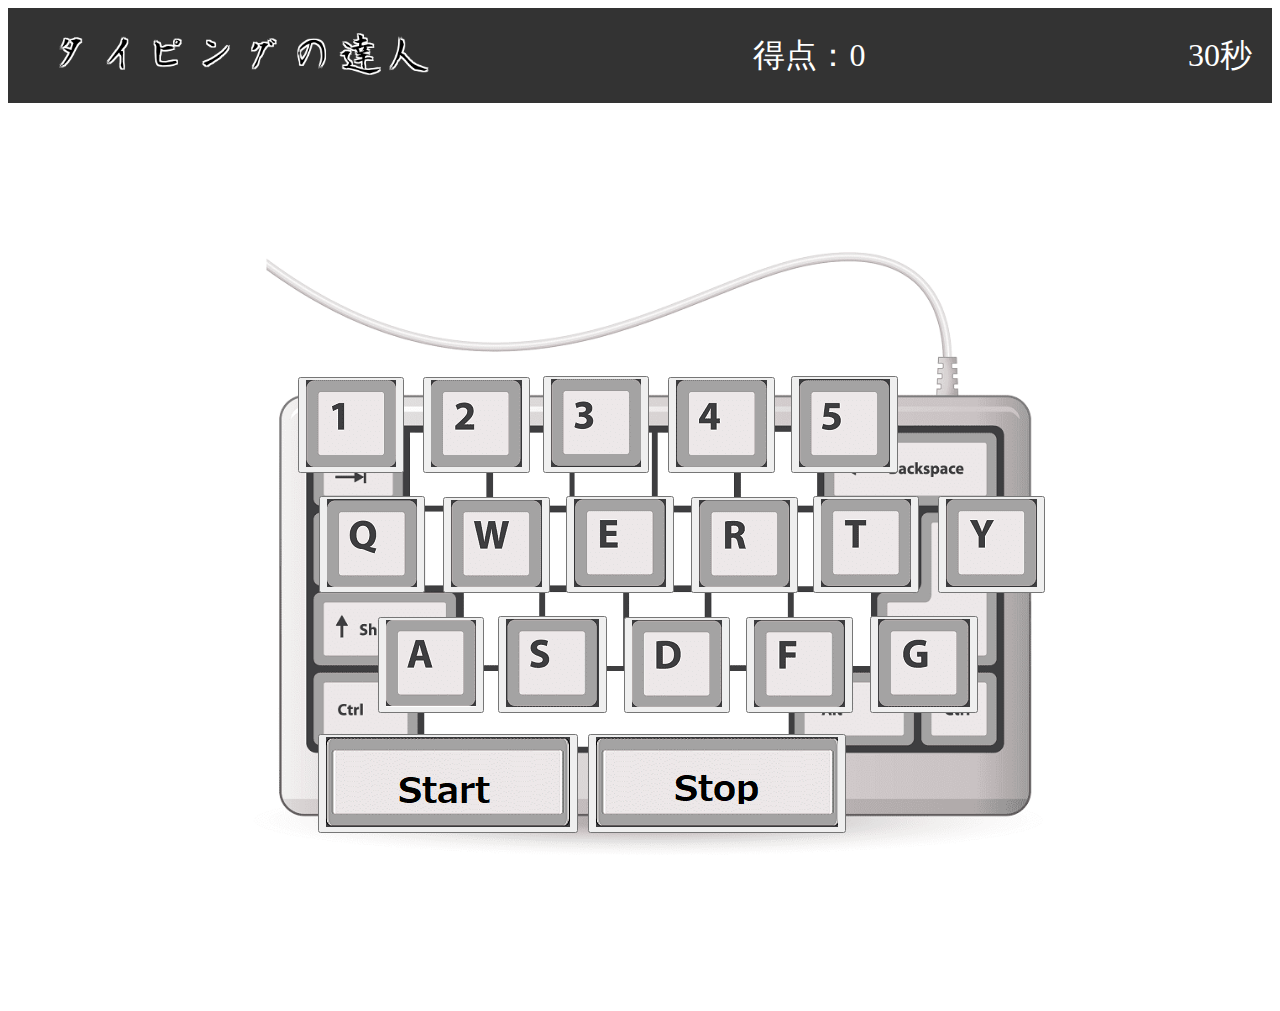
<file: index.html>
<!DOCTYPE html>
<html>
<head>
    <meta charset="UTF-8">
    <title>tataki</title>
    <script src="main.js"></script>
    <link rel="stylesheet" href="common.css">
</head>
<body>
    <header>
        <img src="image/taipinngu.png" alt="tataki">
        <div class="score-board">得点：<span class="tokuten">0</span></div>
        <div class="timer-board"><span class="time">30</span>秒</div>
    </header>
    <main>
        <div class="haikei">
            <div class="all">
                <button class="button1"><img class="img1" src="image/1.png" alt="1"></button>
                <button class="button2"><img class="img2" src="image/2.png" alt="2"></button>
                <button class="button3"><img class="img3" src="image/3.png" alt="3"></button>
                <button class="button4"><img class="img4" src="image/4.png" alt="4"></button>
                <button class="button5"><img class="img5" src="image/5.png" alt="5"></button>
                <button class="buttona"><img class="imga" src="image/a.png" alt="a"></button>
                <button class="buttond"><img class="imgd" src="image/d.png" alt="d"></button>
                <button class="buttone"><img class="imge" src="image/e.png" alt="e"></button>
                <button class="buttonf"><img class="imgf" src="image/f.png" alt="f"></button>
                <button class="buttong"><img class="imgg" src="image/g.png" alt="g"></button>
                <button class="buttonq"><img class="imgq" src="image/q.png" alt="q"></button>
                <button class="buttonr"><img class="imgr" src="image/r.png" alt="r"></button>
                <button class="buttons"><img class="imgs" src="image/s.png" alt="s"></button>
                <button class="buttont"><img class="imgt" src="image/t.png" alt="t"></button>
                <button class="buttonw"><img class="imgw" src="image/w.png" alt="w"></button>
                <button class="buttony"><img class="imgy" src="image/y.png" alt="y"></button>
                <button class="space1"><img class="imgspace1" src="image/space.png" alt="space1"></button>
                <button class="space2"><img class="imgspace2" src="image/space2.png" alt="space2"></button> 
            </div>
        </div>
    </main>
</body>
</html>
</file>
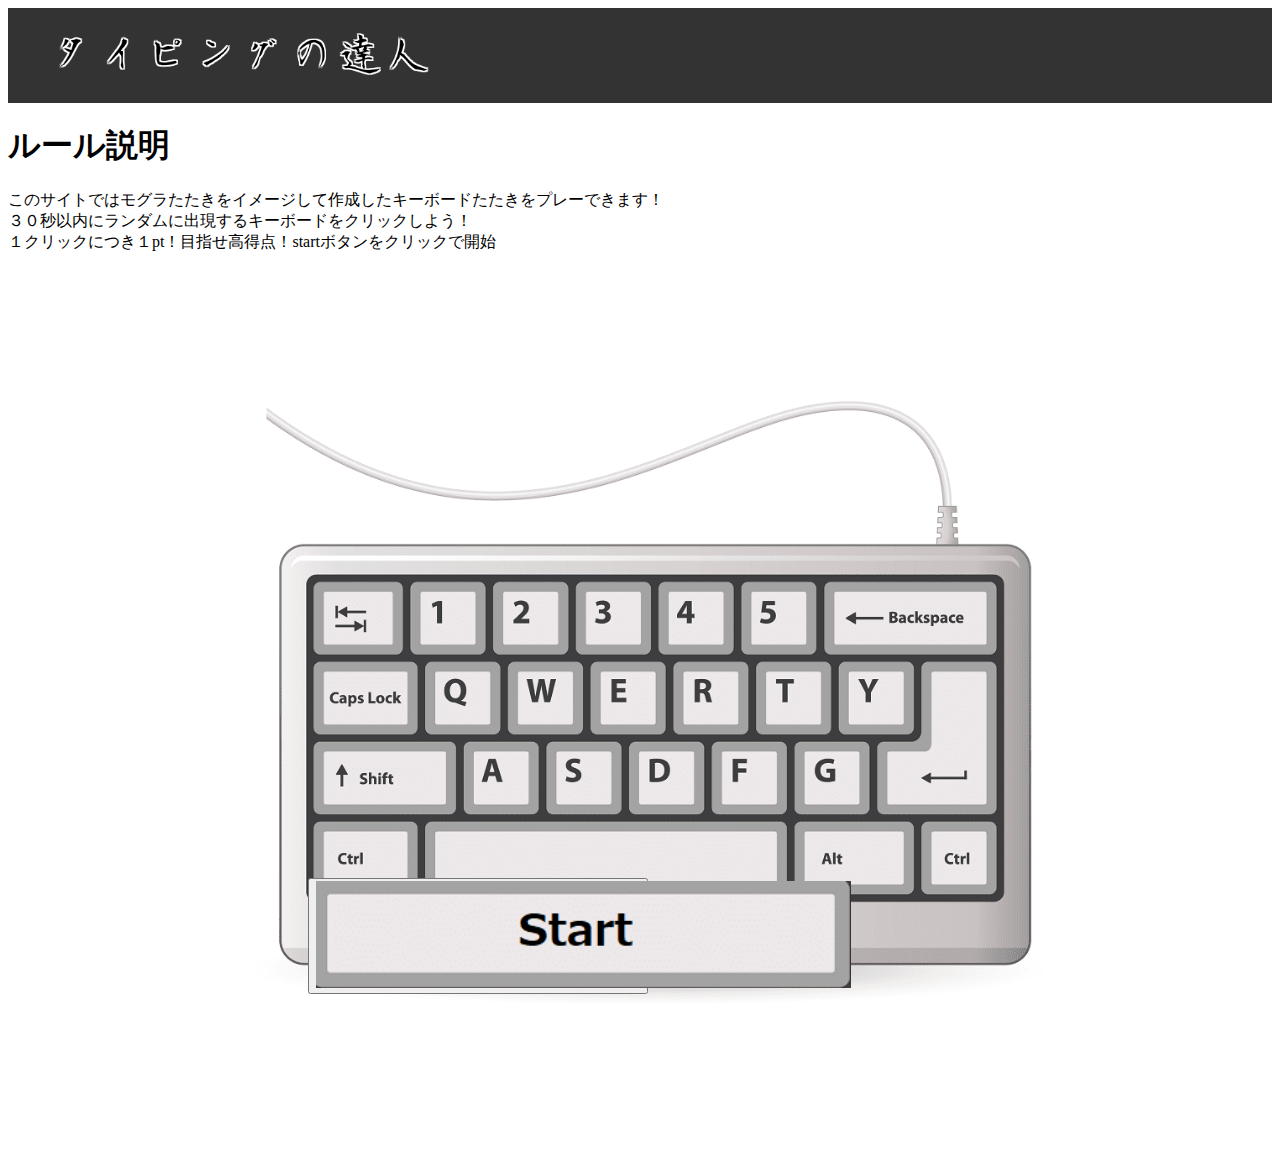
<file: index2.html>
<!DOCTYPE html>
<html>
    <head>
        <meta charset="UTF-8">
        <title>tataki</title>
        <script src="main.js"></script>
        <link rel="stylesheet" href="common.css">
    </head>
    <body>
        
        <!--headerここから-->
        <header><img src="image/taipinngu.png" alt="tataki"></header>
        
        <a class="setumei">
            <h1>ルール説明</h1>
            このサイトではモグラたたきをイメージして作成したキーボードたたきをプレーできます！<br>
            ３０秒以内にランダムに出現するキーボードをクリックしよう！<br>
            １クリックにつき１pt！目指せ高得点！startボタンをクリックで開始<br>
        </a>
        <div class="haikei1">
            <div class="all">
                <button class="space3"><a href="index.html"><img class="imgspace3" src="image/space3.png" alt="space1"></a></button>
            </div>
        </div>
        
    </body>
</html>
</file>
<file: common.css>
/*キーボードの画像の位置調整*/
.haikei {
  background-image: url("image/keyboad.png");
  background-repeat: no-repeat;
  background-size: 65%;
  display: flex;
  justify-content: center;
  align-items: center;
  height: 100vh;
  width: 100vw;
  background-position: center;
  position: relative;
}
.haikei1 {
  background-image: url("image/keyboad1.png");
  background-repeat: no-repeat;
  background-size: 65%;
  display: flex;
  justify-content: center;
  align-items: center;
  height: 100vh;
  width: 100vw;
  background-position: center;
  position: relative;
}
/*画像とボタンが重なるようにする*/
.all {
  position: relative;
}

button {
  position: absolute;
}
/*ヘッダーのサイズと色の設定*/
header {
  display: flex;
  justify-content: space-between;
  align-items: center;
  padding: 10px 20px;
  background-color: #333;
  color: white;
}

header img {
  height: 75px;
}

.score-board {
  font-size: 2em;
}

.timer-board {
  font-size: 2em;
}

/* 各ボタンの位置を設定 */
.button1 {
  left: -350px;
  bottom: 80px;
}

/* ここに他のボタンと画像の位置を設定 */
.button2 {
  left: -225px;
  bottom: 80px;
}

.button3 {
  left: -105px;
  bottom: 80px;
}

.button4 {
  left: 20px;
  bottom: 80px;
}

.button5 {
  left: 143px;
  bottom: 80px;
}

.buttonq {
  left: -329px;
  bottom: -40px;
}

.buttonw {
  left: -205px;
  bottom: -40px;
}

.buttone {
  left: -82px;
  bottom: -40px;
}

.buttonr {
  left: 43px;
  bottom: -40px;
}

.buttont {
  left: 165px;
  bottom: -40px;
}

.buttony {
  left: 290px;
  bottom: -40px;
}

.buttona {
  left: -270px;
  bottom: -160px;
}

.buttons {
  left: -150px;
  bottom: -160px;
}

.buttond {
  left: -24px;
  bottom: -160px;
}

.buttonf {
  right: -205px;
  bottom: -160px;
}

.buttong {
  right: -330px;
  bottom: -160px;
}

.space1 {
  left: -330px;
  bottom: -280px;
}

.space2 {
  left: -60px;
  bottom: -280px;
}
.center {
  display: block;
  margin-left: auto;
  margin-right: auto;
  
}
.space3{
  position: absolute;
  top: 175px;
  left: -340px;
 
}
.space3 img{
  width: 165%;
  height: 165%;
}
</file>
